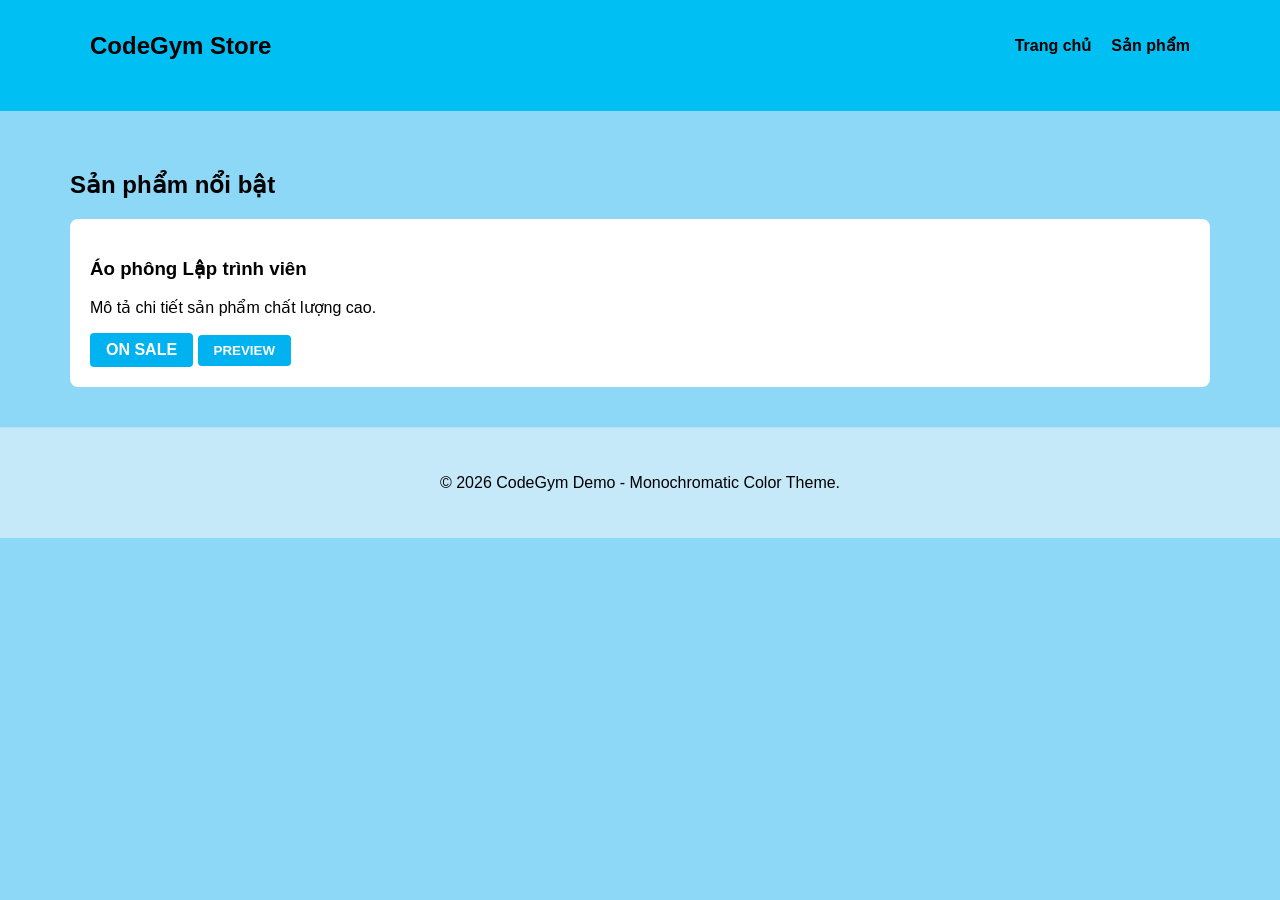
<file: index.html>
<!DOCTYPE html>
<html lang="vi">
<head>
  <meta charset="UTF-8">
  <meta name="viewport" content="width=device-width, initial-scale=1.0">
  <title>Phối màu Đơn tông (Monochromatic Palette)</title>
  <link rel="stylesheet" href="css/styles.css">
</head>
<body>

  <!-- Header & Nav (Màu bậc 4) -->
  <header class="header">
    <div class="container nav">
      <a href="#" class="logo">CodeGym Store</a>
      <ul class="nav-list">
        <li><a href="#">Trang chủ</a></li>
        <li><a href="#">Sản phẩm</a></li>
      </ul>
    </div>
  </header>

  <!-- Nội dung (Màu bậc 7) -->
  <main class="container" style="padding: 40px 0;">
    <h2>Sản phẩm nổi bật</h2>
    <div class="card" style="padding: 20px; background: white; border-radius: 8px; margin-top: 20px;">
      <h3>Áo phông Lập trình viên</h3>
      <p>Mô tả chi tiết sản phẩm chất lượng cao.</p>
      <span class="badge-onsale">ON SALE</span>
      <button class="btn-preview">PREVIEW</button>
    </div>
  </main>

  <!-- Footer (Màu bậc 9) -->
  <footer class="footer">
    <p>&copy; 2026 CodeGym Demo - Monochromatic Color Theme.</p>
  </footer>

</body>
</html>
</file>
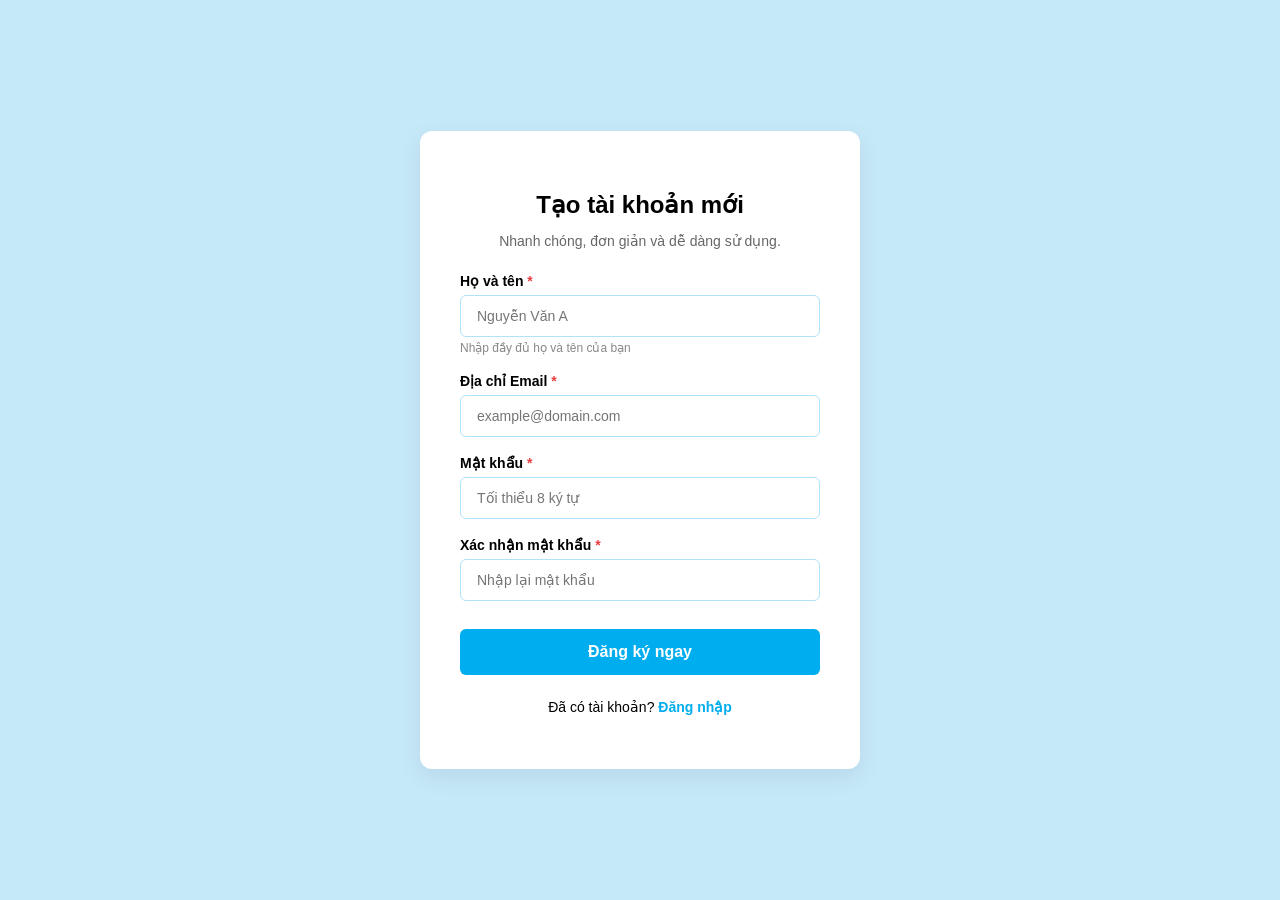
<file: register.html>
<!DOCTYPE html>
<html lang="vi">
<head>
  <meta charset="UTF-8">
  <meta name="viewport" content="width=device-width, initial-scale=1.0">
  <title>Đăng ký tài khoản - User Registration</title>
  <link rel="stylesheet" href="css/styles.css">
</head>
<body class="auth-body">

  <main class="auth-card">
    <div class="auth-header">
      <h2>Tạo tài khoản mới</h2>
      <p>Nhanh chóng, đơn giản và dễ dàng sử dụng.</p>
    </div>

    <form action="success.html" method="GET" class="auth-form">
      <div class="form-group">
        <label for="fullname">Họ và tên <span class="required">*</span></label>
        <input type="text" id="fullname" name="fullname" placeholder="Nguyễn Văn A" required>
        <small class="form-hint">Nhập đầy đủ họ và tên của bạn</small>
      </div>

      <div class="form-group">
        <label for="email">Địa chỉ Email <span class="required">*</span></label>
        <input type="email" id="email" name="email" placeholder="example@domain.com" required>
      </div>

      <div class="form-group">
        <label for="password">Mật khẩu <span class="required">*</span></label>
        <input type="password" id="password" name="password" placeholder="Tối thiểu 8 ký tự" minlength="8" required>
      </div>

      <div class="form-group">
        <label for="confirm-password">Xác nhận mật khẩu <span class="required">*</span></label>
        <input type="password" id="confirm-password" name="confirm-password" placeholder="Nhập lại mật khẩu" required>
      </div>

      <!-- Fitts' Law: Primary CTA Button kích thước lớn, màu nổi bật -->
      <button type="submit" class="btn btn-auth">Đăng ký ngay</button>
    </form>

    <div class="auth-footer">
      <p>Đã có tài khoản? <a href="#">Đăng nhập</a></p>
    </div>
  </main>

</body>
</html>
</file>
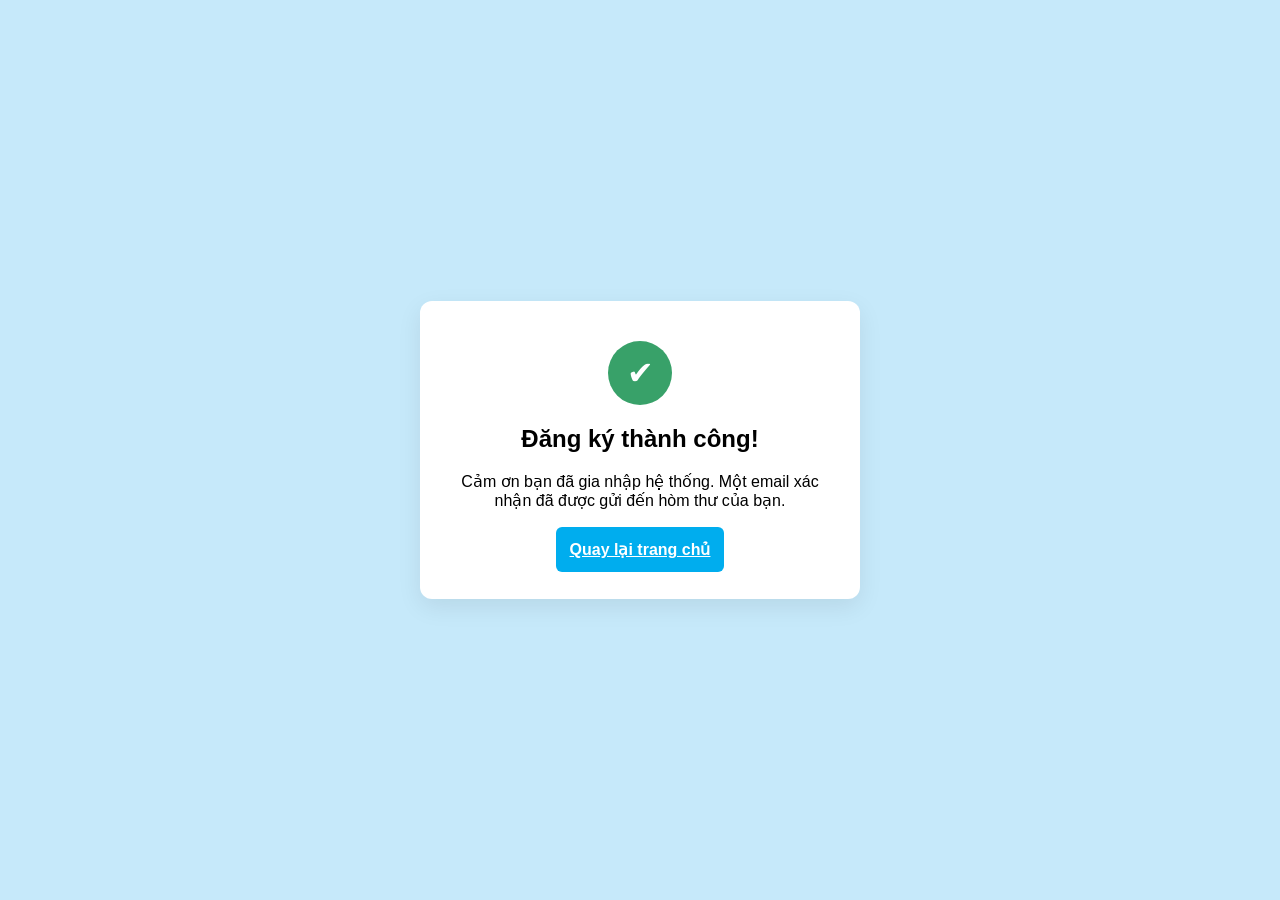
<file: success.html>
<!DOCTYPE html>
<html lang="vi">
<head>
  <meta charset="UTF-8">
  <meta name="viewport" content="width=device-width, initial-scale=1.0">
  <title>Đăng ký thành công!</title>
  <link rel="stylesheet" href="css/styles.css">
</head>
<body class="auth-body">

  <main class="auth-card text-center">
    <div class="success-icon">&#10004;</div>
    <h2>Đăng ký thành công!</h2>
    <p>Cảm ơn bạn đã gia nhập hệ thống. Một email xác nhận đã được gửi đến hòm thư của bạn.</p>
    
    <div style="margin-top: 30px;">
      <a href="register.html" class="btn btn-auth">Quay lại trang chủ</a>
    </div>
  </main>

</body>
</html>
</file>
<file: css/styles.css>
* {
  box-sizing: border-box;
}

body {
  margin: 0;
  font-family: Arial, sans-serif;
  color: #000000;
  background-color: #8DD7F7;
}

.container {
  max-width: 1140px;
  margin: 0 auto;
  padding: 0 20px;
}

.header {
  background-color: #00BFF2;
  color: #000000;
  padding: 20px 0 40px;
}
.header .nav {
  display: flex;
  justify-content: space-between;
  align-items: center;
}
.header .nav .logo {
  font-size: 24px;
  font-weight: bold;
  color: #000000;
  text-decoration: none;
}
.header .nav .nav-list {
  display: flex;
  list-style: none;
  gap: 20px;
}
.header .nav .nav-list a {
  color: #000000;
  text-decoration: none;
  font-weight: bold;
}

.footer {
  background-color: #C6E9FA;
  color: #000000;
  padding: 30px 0;
  text-align: center;
  border-top: 1px solid #B2E2F9;
}

.badge-onsale, .btn-preview {
  background-color: #00B2EF;
  color: #ffffff;
  padding: 8px 16px;
  border-radius: 4px;
  border: none;
  font-weight: bold;
  display: inline-block;
}

.products {
  padding: 60px 0;
}
.products .section-title {
  text-align: center;
  font-size: 28px;
  margin-bottom: 40px;
}
.products .product-grid {
  display: grid;
  grid-template-columns: repeat(3, 1fr);
  gap: 20px;
}
@media (max-width: 768px) {
  .products .product-grid {
    grid-template-columns: 1fr;
  }
}
.products .product-card {
  border: 1px solid #B2E2F9;
  border-radius: 8px;
  padding: 25px;
  text-align: center;
  background-color: white;
}
.products .product-card h3 {
  margin-bottom: 10px;
}
.products .product-card p {
  color: #666;
  margin-bottom: 20px;
}

.stats {
  background-color: #C6E9FA;
  padding: 50px 0;
}
.stats .stats-grid {
  display: grid;
  grid-template-columns: repeat(3, 1fr);
  gap: 20px;
}
@media (max-width: 768px) {
  .stats .stats-grid {
    grid-template-columns: 1fr;
  }
}
.stats .stat-item {
  display: flex;
  flex-direction: column;
  justify-content: center;
  align-items: center;
}
.stats .stat-item .stat-number {
  font-size: 36px;
  font-weight: bold;
  color: #00ADEE;
}
.stats .stat-item .stat-label {
  font-size: 16px;
  color: #000000;
}

.auth-body {
  background-color: #C6E9FA;
  min-height: 100vh;
  display: flex;
  flex-direction: row;
  justify-content: center;
  align-items: center;
  padding: 20px;
}

.auth-card {
  background-color: #ffffff;
  border-radius: 12px;
  box-shadow: 0 8px 24px rgba(0, 0, 0, 0.08);
  padding: 40px;
  width: 100%;
  max-width: 440px;
}
.auth-card.text-center {
  text-align: center;
}

.auth-header {
  margin-bottom: 24px;
  text-align: center;
}
.auth-header h2 {
  font-size: 24px;
  color: #000000;
  margin-bottom: 8px;
}
.auth-header p {
  color: #666;
  font-size: 14px;
}

.auth-form .form-group {
  margin-bottom: 18px;
}
.auth-form .form-group label {
  display: block;
  font-weight: bold;
  font-size: 14px;
  margin-bottom: 6px;
  color: #000000;
}
.auth-form .form-group label .required {
  color: #e53e3e;
}
.auth-form .form-group input {
  width: 100%;
  padding: 12px 16px;
  border: 1px solid #B2E2F9;
  border-radius: 6px;
  font-size: 14px;
  transition: border-color 0.2s, box-shadow 0.2s;
}
.auth-form .form-group input:focus {
  outline: none;
  border-color: #00ADEE;
  box-shadow: 0 0 0 3px rgba(0, 173, 238, 0.2);
}
.auth-form .form-group .form-hint {
  display: block;
  font-size: 12px;
  color: #888;
  margin-top: 4px;
}

.btn-auth {
  width: 100%;
  padding: 14px;
  background-color: #00ADEE;
  color: #ffffff;
  font-size: 16px;
  font-weight: bold;
  border: none;
  border-radius: 6px;
  cursor: pointer;
  margin-top: 10px;
  transition: background-color 0.2s;
}
.btn-auth:hover {
  background-color: #00B2EF;
}

.auth-footer {
  margin-top: 24px;
  text-align: center;
  font-size: 14px;
}
.auth-footer a {
  color: #00ADEE;
  text-decoration: none;
  font-weight: bold;
}
.auth-footer a:hover {
  text-decoration: underline;
}

.success-icon {
  width: 64px;
  height: 64px;
  background-color: #38a169;
  color: #ffffff;
  border-radius: 50%;
  display: flex;
  align-items: center;
  justify-content: center;
  font-size: 32px;
  margin: 0 auto 20px;
}

/*# sourceMappingURL=styles.css.map */
</file>
